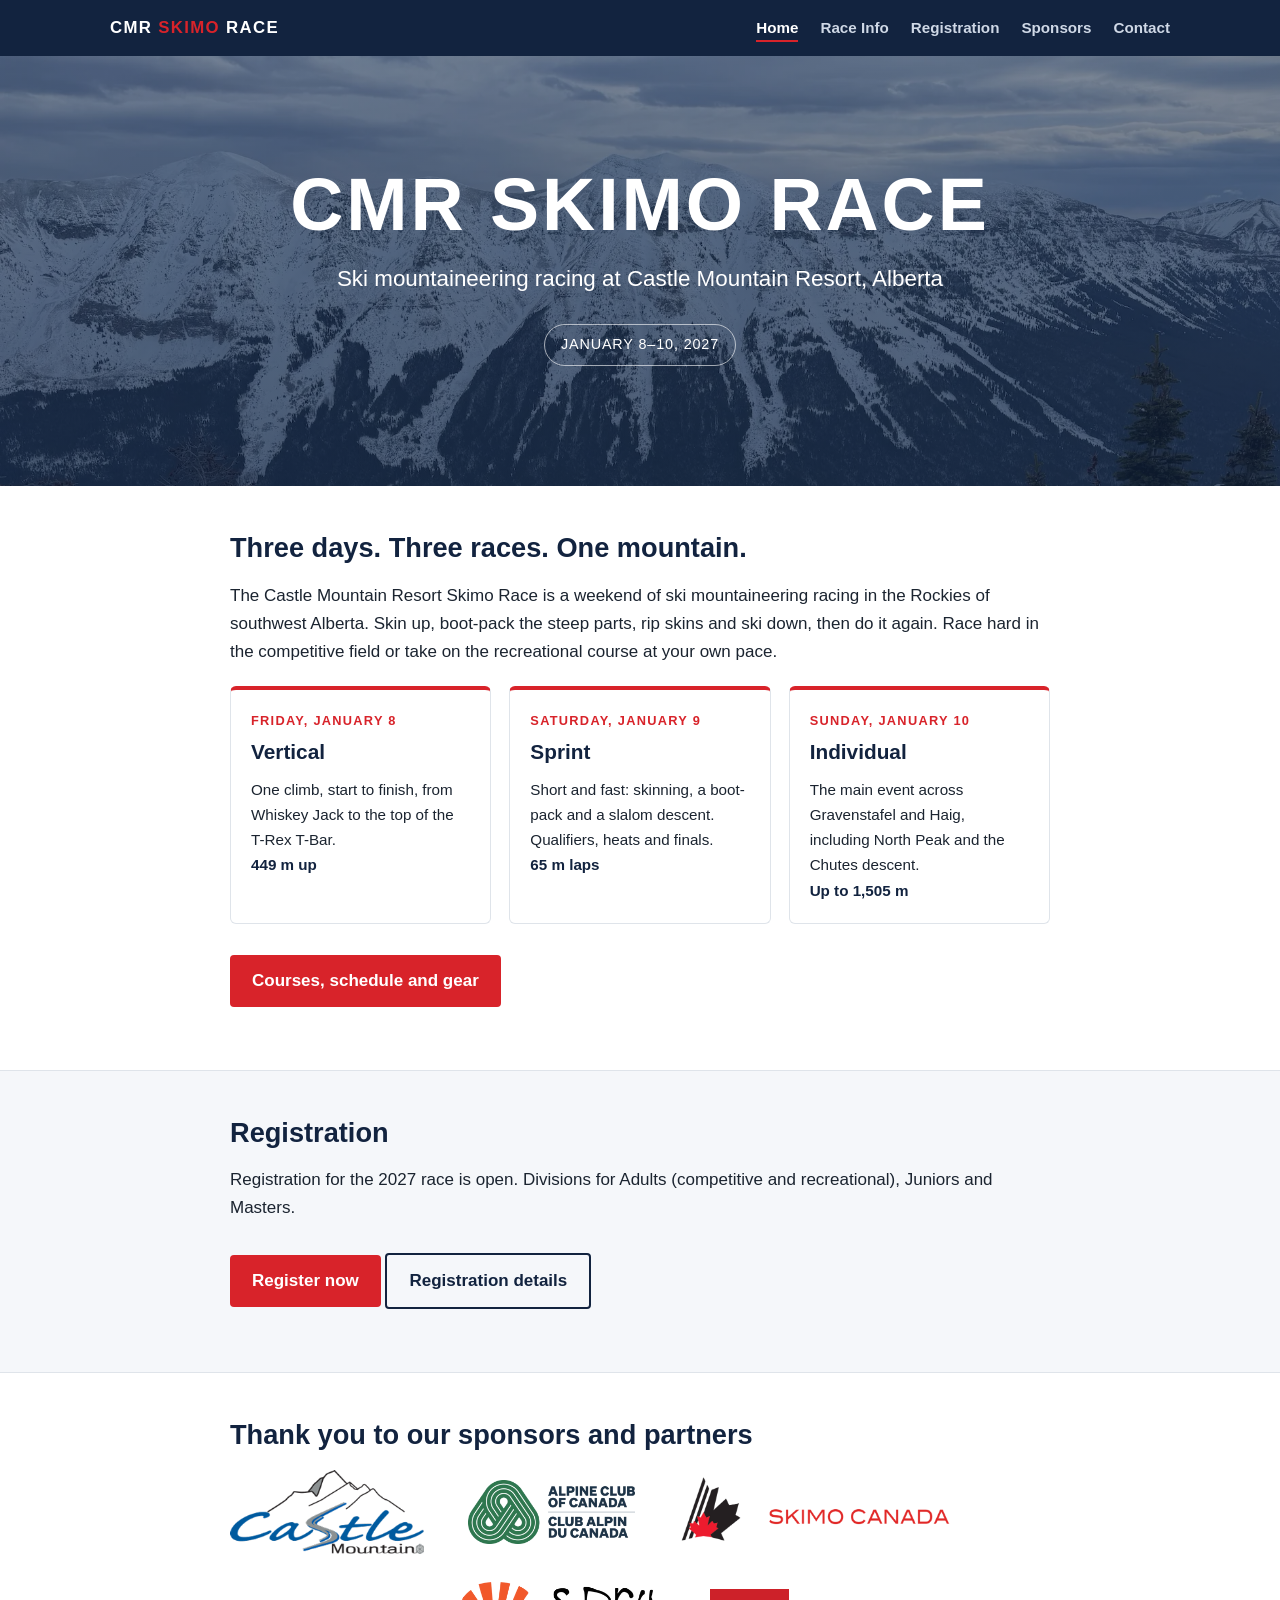
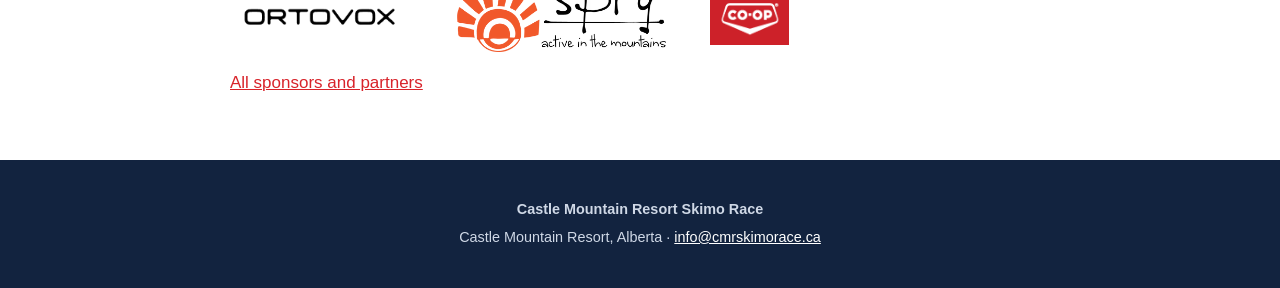
<file: index.html>
<!doctype html>
<html lang="en">
<head>
<meta charset="utf-8">
<meta name="viewport" content="width=device-width, initial-scale=1">
<title>CMR Skimo Race</title>
<meta name="description" content="Ski mountaineering racing at Castle Mountain Resort, Alberta: Vertical, Sprint and Individual races.">
<link rel="stylesheet" href="style.css?v=2026111503">
</head>
<body>
<header class="site"><div class="bar">
<a class="brand" href="index.html">CMR <span>Skimo</span> Race</a>
<nav aria-label="Main"><a href="index.html" aria-current="page">Home</a><a href="race-info.html">Race Info</a><a href="registration.html">Registration</a><a href="sponsors.html">Sponsors</a><a href="contact.html">Contact</a></nav>
</div></header>
<div class="hero">
<h1>CMR Skimo Race</h1>
<p>Ski mountaineering racing at Castle Mountain Resort, Alberta</p>
<span class="tag">January 8&ndash;10, 2027</span>
</div>
<main>
<section><div class="wrap">
<h2>Three days. Three races. One mountain.</h2>
<p>The Castle Mountain Resort Skimo Race is a weekend of ski mountaineering racing in the Rockies of southwest Alberta. Skin up, boot-pack the steep parts, rip skins and ski down, then do it again. Race hard in the competitive field or take on the recreational course at your own pace.</p>
<div class="cards">
<div class="card"><div class="day">Friday, January 8</div><h3><a class="card-link" href="race-info.html#vertical">Vertical</a></h3><p>One climb, start to finish, from Whiskey Jack to the top of the T-Rex T-Bar.</p><p class="stat">449 m up</p></div>
<div class="card"><div class="day">Saturday, January 9</div><h3><a class="card-link" href="race-info.html#sprint">Sprint</a></h3><p>Short and fast: skinning, a boot-pack and a slalom descent. Qualifiers, heats and finals.</p><p class="stat">65 m laps</p></div>
<div class="card"><div class="day">Sunday, January 10</div><h3><a class="card-link" href="race-info.html#individual">Individual</a></h3><p>The main event across Gravenstafel and Haig, including North Peak and the Chutes descent.</p><p class="stat">Up to 1,505 m</p></div>
</div>
<p><a class="btn" href="race-info.html">Courses, schedule and gear</a></p>
</div></section><section class="alt"><div class="wrap">
<h2>Registration</h2>
<p>Registration for the 2027 race is open. Divisions for Adults (competitive and recreational), Juniors and Masters.</p>
<p><a class="btn" href="https://zone4.ca/event/2027/gLMXlx">Register now</a> <a class="btn ghost" href="registration.html">Registration details</a></p>
</div></section><section><div class="wrap">
<h2>Thank you to our sponsors and partners</h2>
<div class="logos">
<a href="https://www.skicastle.ca/" target="_blank" rel="noopener" aria-label="Castle Mountain Resort website"><img src="images/castle-mountain.png" alt="Castle Mountain Resort" style="max-height:84px"></a>
<a href="https://alpineclubofcanada.ca/" target="_blank" rel="noopener" aria-label="Alpine Club of Canada website"><img src="images/alpine-club-of-canada.webp" alt="Alpine Club of Canada" style="max-height:64px"></a>
<a href="https://smcc.ski/" target="_blank" rel="noopener" aria-label="Skimo Canada website"><img src="images/skimo-canada.webp" alt="Skimo Canada"></a>
<a href="https://www.ortovox.com/" target="_blank" rel="noopener" aria-label="Ortovox website"><img src="images/ortovox.png" alt="Ortovox" style="max-height:44px"></a>
<a href="https://spryactive.ca/" target="_blank" rel="noopener" aria-label="Spry website"><img src="images/spry.png" alt="Spry"></a>
<a href="https://www.pinchercreekco-op.crs/" target="_blank" rel="noopener" aria-label="Pincher Creek Co-op website"><img src="images/coop.png" alt="Pincher Creek Co-op" style="max-height:56px"></a>
</div>
<p><a href="sponsors.html">All sponsors and partners</a></p>
</div></section>
</main>
<footer class="site"><div class="wrap">
<p><strong>Castle Mountain Resort Skimo Race</strong></p>
<p>Castle Mountain Resort, Alberta &middot; <a href="mailto:info@cmrskimorace.ca">info@cmrskimorace.ca</a></p>
</div></footer>
<!-- Cloudflare Web Analytics (cookieless) --><script type='module' src='https://static.cloudflareinsights.com/beacon.min.js' data-cf-beacon='{"token": "70d2dea534744ff7a0111b1be4850aca"}'></script><!-- End Cloudflare Web Analytics -->
</body>
</html>
</file>
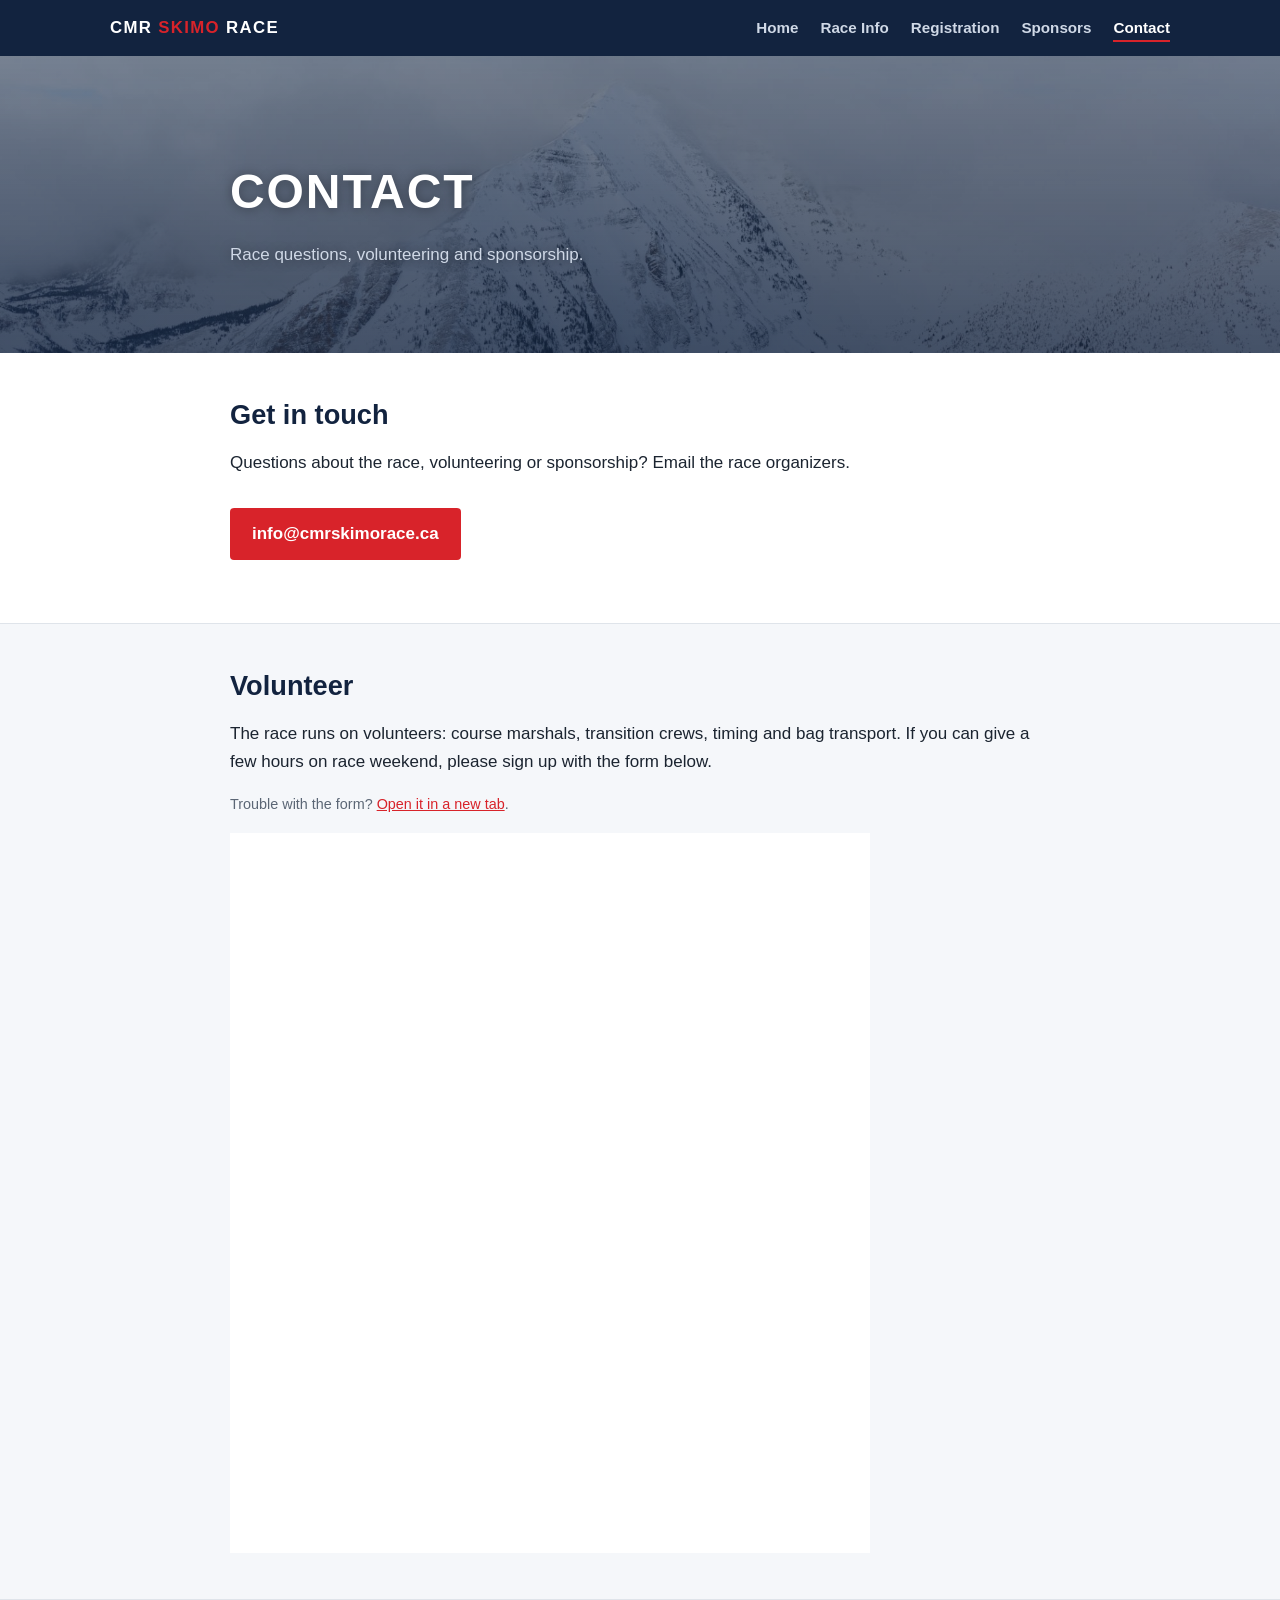
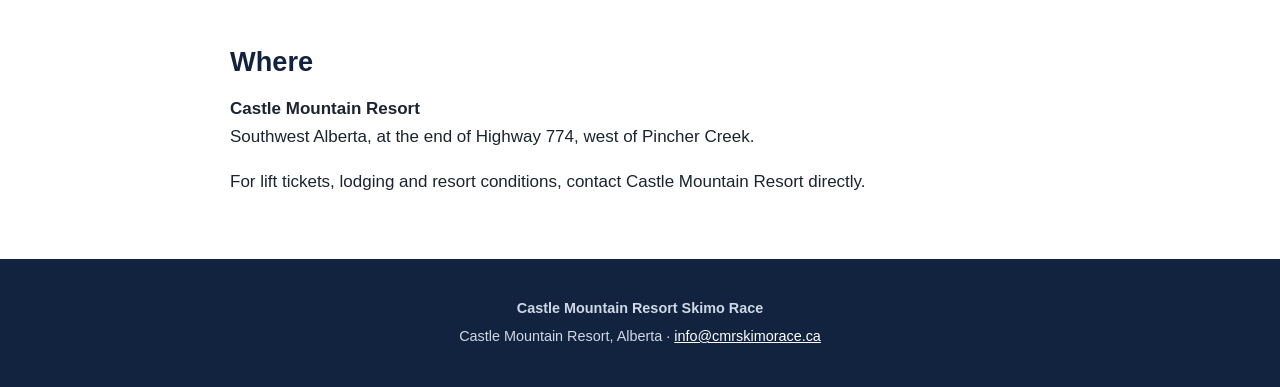
<file: contact.html>
<!doctype html>
<html lang="en">
<head>
<meta charset="utf-8">
<meta name="viewport" content="width=device-width, initial-scale=1">
<title>Contact | CMR Skimo Race</title>
<meta name="description" content="Contact the organizers of the CMR Skimo Race.">
<link rel="stylesheet" href="style.css?v=2026111503">
</head>
<body>
<header class="site"><div class="bar">
<a class="brand" href="index.html">CMR <span>Skimo</span> Race</a>
<nav aria-label="Main"><a href="index.html">Home</a><a href="race-info.html">Race Info</a><a href="registration.html">Registration</a><a href="sponsors.html">Sponsors</a><a href="contact.html" aria-current="page">Contact</a></nav>
</div></header>
<div class="pagehead" style="--ph:url(images/castle-peak.jpg);--php:center 42%"><div class="wrap"><h1>Contact</h1><p>Race questions, volunteering and sponsorship.</p></div></div>
<main>
<section><div class="wrap">
<h2>Get in touch</h2>
<p>Questions about the race, volunteering or sponsorship? Email the race organizers.</p>
<p><a class="btn" href="mailto:info@cmrskimorace.ca">info@cmrskimorace.ca</a></p>
</div></section><section class="alt"><div class="wrap">
<h2>Volunteer</h2>
<p>The race runs on volunteers: course marshals, transition crews, timing and bag transport. If you can give a few hours on race weekend, please sign up with the form below.</p>
<p class="form-link">Trouble with the form? <a href="https://docs.google.com/forms/d/e/1FAIpQLSd79d054BCmugXerxW33isgXbJqEKzaQJA7jv13F33mygPgjw/viewform" target="_blank" rel="noopener">Open it in a new tab</a>.</p>
<iframe class="volunteer-form" src="https://docs.google.com/forms/d/e/1FAIpQLSd79d054BCmugXerxW33isgXbJqEKzaQJA7jv13F33mygPgjw/viewform?embedded=true" title="Volunteer sign-up form" height="3837" loading="lazy">Loading…</iframe>
</div></section><section><div class="wrap">
<h2>Where</h2>
<p><strong>Castle Mountain Resort</strong><br>Southwest Alberta, at the end of Highway 774, west of Pincher Creek.</p>
<p>For lift tickets, lodging and resort conditions, contact Castle Mountain Resort directly.</p>
</div></section>
</main>
<footer class="site"><div class="wrap">
<p><strong>Castle Mountain Resort Skimo Race</strong></p>
<p>Castle Mountain Resort, Alberta &middot; <a href="mailto:info@cmrskimorace.ca">info@cmrskimorace.ca</a></p>
</div></footer>
<!-- Cloudflare Web Analytics (cookieless) --><script type='module' src='https://static.cloudflareinsights.com/beacon.min.js' data-cf-beacon='{"token": "70d2dea534744ff7a0111b1be4850aca"}'></script><!-- End Cloudflare Web Analytics -->
</body>
</html>
</file>
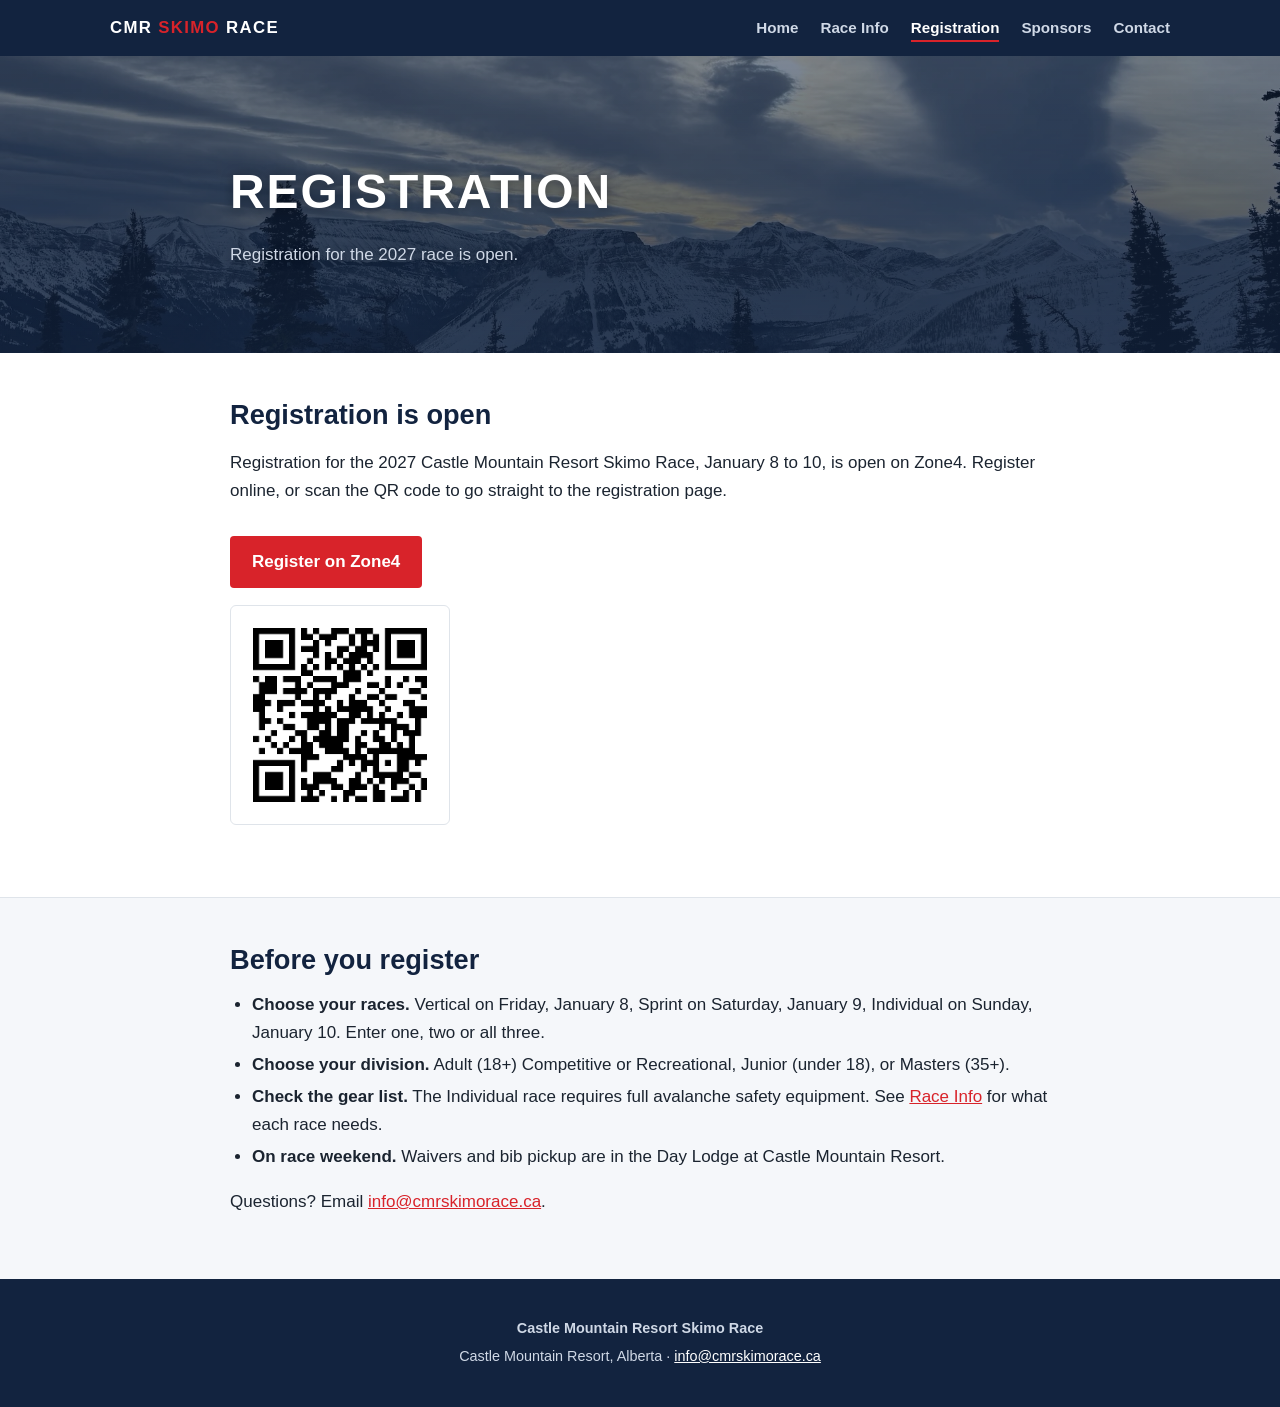
<file: registration.html>
<!doctype html>
<html lang="en">
<head>
<meta charset="utf-8">
<meta name="viewport" content="width=device-width, initial-scale=1">
<title>Registration | CMR Skimo Race</title>
<meta name="description" content="Registration is open for the 2027 CMR Skimo Race, January 8 to 10 at Castle Mountain Resort.">
<link rel="stylesheet" href="style.css?v=2026111503">
</head>
<body>
<header class="site"><div class="bar">
<a class="brand" href="index.html">CMR <span>Skimo</span> Race</a>
<nav aria-label="Main"><a href="index.html">Home</a><a href="race-info.html">Race Info</a><a href="registration.html" aria-current="page">Registration</a><a href="sponsors.html">Sponsors</a><a href="contact.html">Contact</a></nav>
</div></header>
<div class="pagehead" style="--ph:url(images/castle-clouds.webp);--php:center 58%"><div class="wrap"><h1>Registration</h1><p>Registration for the 2027 race is open.</p></div></div>
<main>
<section><div class="wrap">
<h2>Registration is open</h2>
<p>Registration for the 2027 Castle Mountain Resort Skimo Race, January 8 to 10, is open on Zone4. Register online, or scan the QR code to go straight to the registration page.</p>
<p><a class="btn" href="https://zone4.ca/event/2027/gLMXlx">Register on Zone4</a></p>
<p><img class="qr" src="images/registration-qr.png" alt="Registration QR code"></p>
</div></section><section class="alt"><div class="wrap">
<h2>Before you register</h2><ul><li><strong>Choose your races.</strong> Vertical on Friday, January 8, Sprint on Saturday, January 9, Individual on Sunday, January 10. Enter one, two or all three.</li><li><strong>Choose your division.</strong> Adult (18+) Competitive or Recreational, Junior (under 18), or Masters (35+).</li><li><strong>Check the gear list.</strong> The Individual race requires full avalanche safety equipment. See <a href="race-info.html">Race Info</a> for what each race needs.</li><li><strong>On race weekend.</strong> Waivers and bib pickup are in the Day Lodge at Castle Mountain Resort.</li></ul><p>Questions? Email <a href="mailto:info@cmrskimorace.ca">info@cmrskimorace.ca</a>.</p>
</div></section>
</main>
<footer class="site"><div class="wrap">
<p><strong>Castle Mountain Resort Skimo Race</strong></p>
<p>Castle Mountain Resort, Alberta &middot; <a href="mailto:info@cmrskimorace.ca">info@cmrskimorace.ca</a></p>
</div></footer>
<!-- Cloudflare Web Analytics (cookieless) --><script type='module' src='https://static.cloudflareinsights.com/beacon.min.js' data-cf-beacon='{"token": "70d2dea534744ff7a0111b1be4850aca"}'></script><!-- End Cloudflare Web Analytics -->
</body>
</html>
</file>
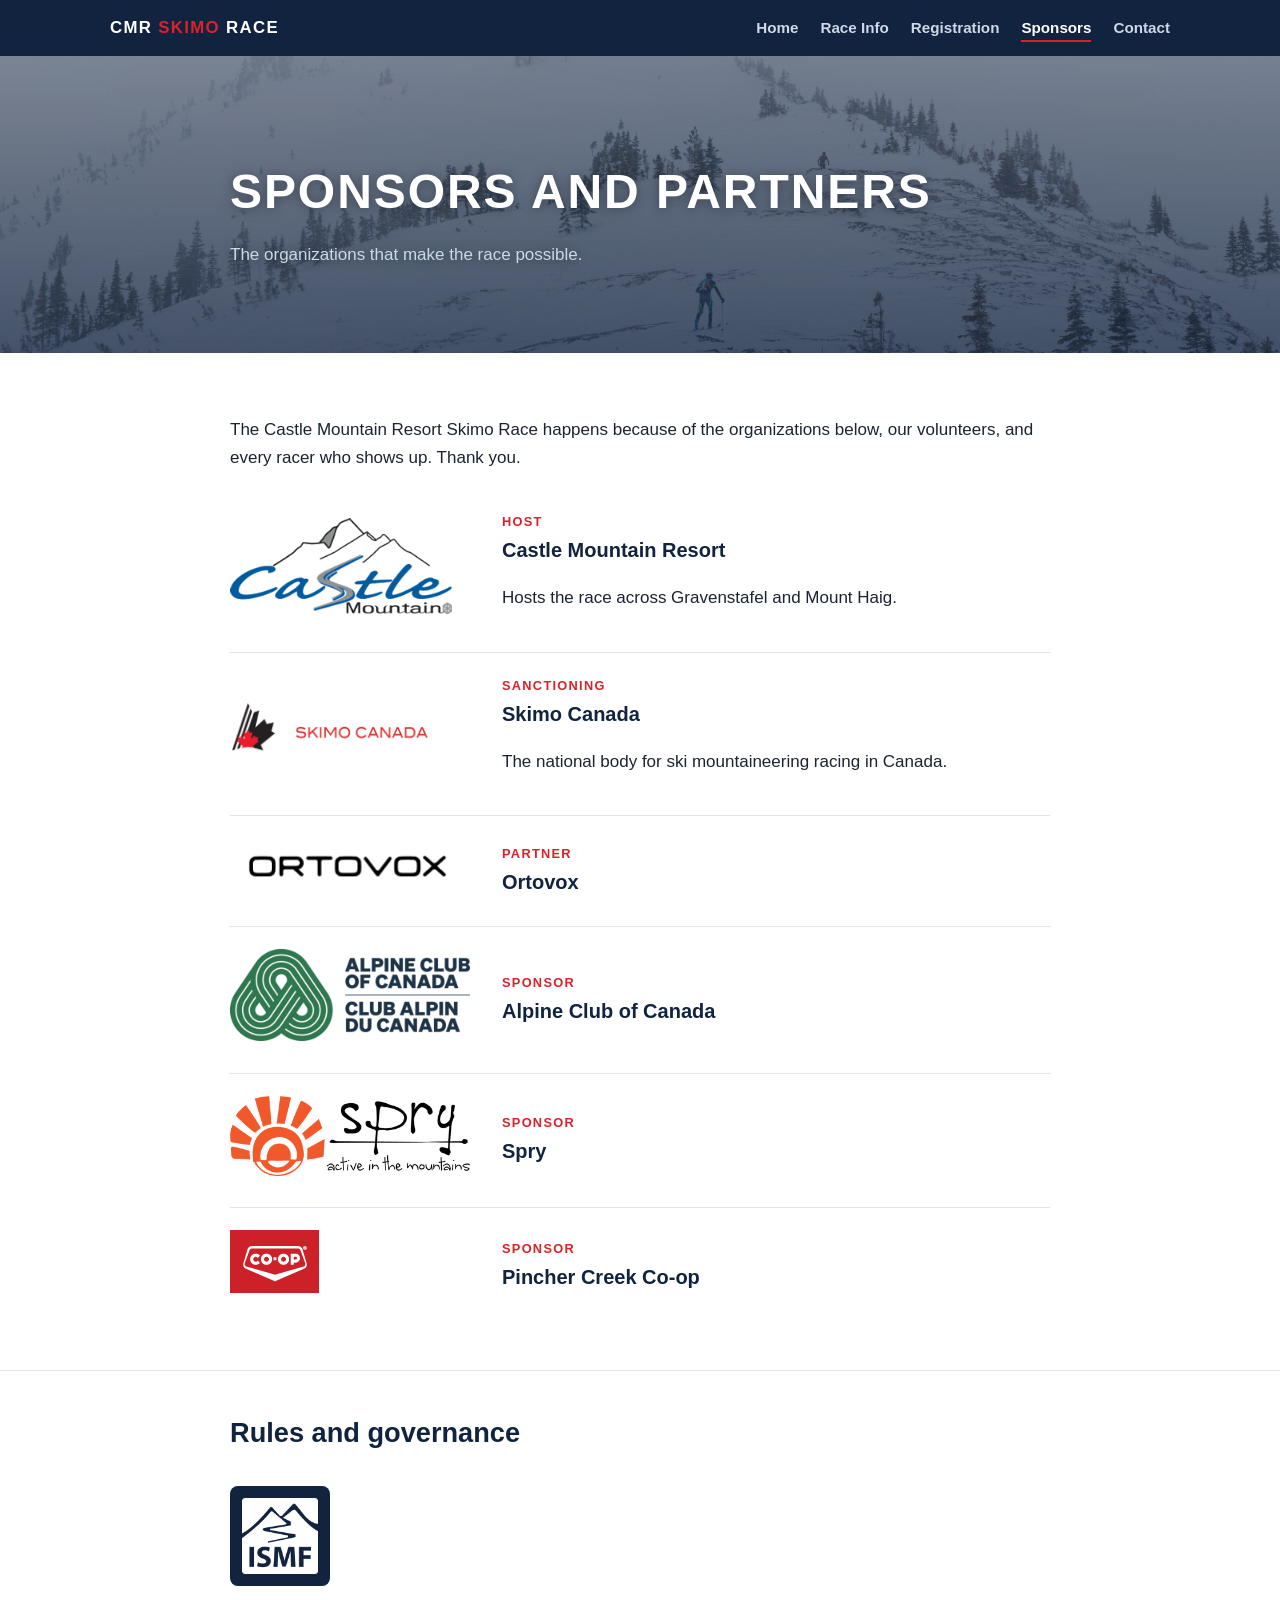
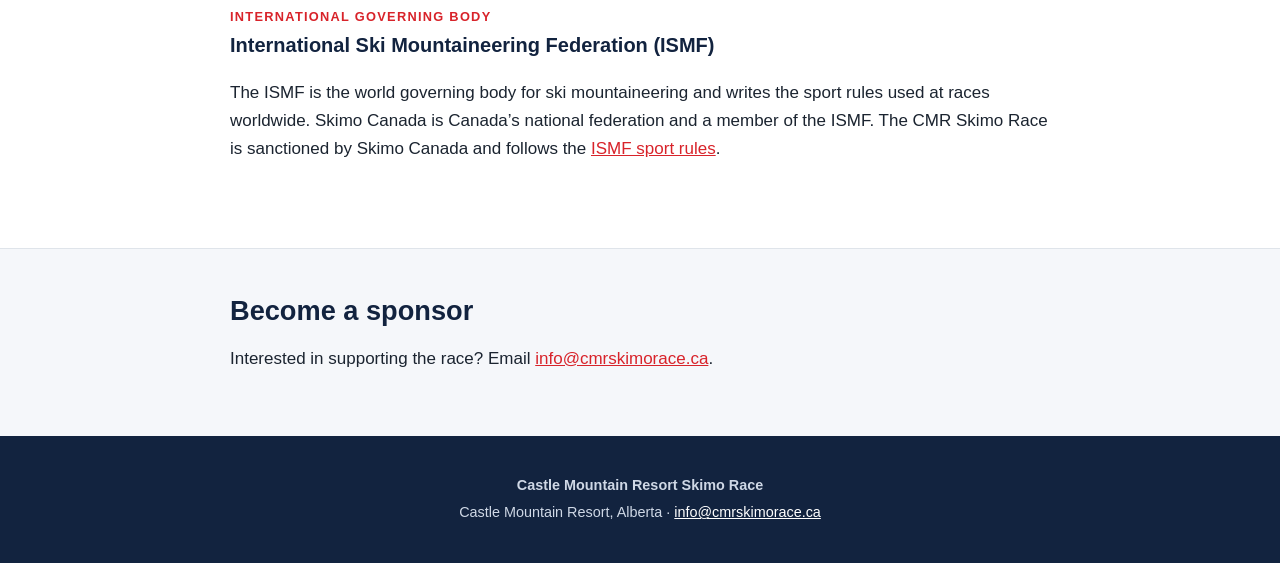
<file: sponsors.html>
<!doctype html>
<html lang="en">
<head>
<meta charset="utf-8">
<meta name="viewport" content="width=device-width, initial-scale=1">
<title>Sponsors | CMR Skimo Race</title>
<meta name="description" content="Sponsors and partners of the CMR Skimo Race.">
<link rel="stylesheet" href="style.css?v=2026111503">
</head>
<body>
<header class="site"><div class="bar">
<a class="brand" href="index.html">CMR <span>Skimo</span> Race</a>
<nav aria-label="Main"><a href="index.html">Home</a><a href="race-info.html">Race Info</a><a href="registration.html">Registration</a><a href="sponsors.html" aria-current="page">Sponsors</a><a href="contact.html">Contact</a></nav>
</div></header>
<div class="pagehead" style="--ph:url(images/skier-ascent.jpg);--php:center 66%"><div class="wrap"><h1>Sponsors and Partners</h1><p>The organizations that make the race possible.</p></div></div>
<main>
<section><div class="wrap">
<p>The Castle Mountain Resort Skimo Race happens because of the organizations below, our volunteers, and every racer who shows up. Thank you.</p><div class="sponsor"><div class="logo"><a href="https://www.skicastle.ca/" target="_blank" rel="noopener" aria-label="Castle Mountain Resort website"><img src="images/castle-mountain.png" alt="Castle Mountain Resort"></a></div><div><div class="role">Host</div><h3><a href="https://www.skicastle.ca/" target="_blank" rel="noopener">Castle Mountain Resort</a></h3><p>Hosts the race across Gravenstafel and Mount Haig.</p></div></div><div class="sponsor"><div class="logo"><a href="https://smcc.ski/" target="_blank" rel="noopener" aria-label="Skimo Canada website"><img src="images/skimo-canada.webp" alt="Skimo Canada"></a></div><div><div class="role">Sanctioning</div><h3><a href="https://smcc.ski/" target="_blank" rel="noopener">Skimo Canada</a></h3><p>The national body for ski mountaineering racing in Canada.</p></div></div><div class="sponsor"><div class="logo"><a href="https://www.ortovox.com/" target="_blank" rel="noopener" aria-label="Ortovox website"><img src="images/ortovox.png" alt="Ortovox"></a></div><div><div class="role">Partner</div><h3><a href="https://www.ortovox.com/" target="_blank" rel="noopener">Ortovox</a></h3></div></div><div class="sponsor"><div class="logo"><a href="https://alpineclubofcanada.ca/" target="_blank" rel="noopener" aria-label="Alpine Club of Canada website"><img src="images/alpine-club-of-canada.webp" alt="Alpine Club of Canada"></a></div><div><div class="role">Sponsor</div><h3><a href="https://alpineclubofcanada.ca/" target="_blank" rel="noopener">Alpine Club of Canada</a></h3></div></div><div class="sponsor"><div class="logo"><a href="https://spryactive.ca/" target="_blank" rel="noopener" aria-label="Spry website"><img src="images/spry.png" alt="Spry"></a></div><div><div class="role">Sponsor</div><h3><a href="https://spryactive.ca/" target="_blank" rel="noopener">Spry</a></h3></div></div><div class="sponsor"><div class="logo"><a href="https://www.pinchercreekco-op.crs/" target="_blank" rel="noopener" aria-label="Pincher Creek Co-op website"><img src="images/coop.png" alt="Pincher Creek Co-op"></a></div><div><div class="role">Sponsor</div><h3><a href="https://www.pinchercreekco-op.crs/" target="_blank" rel="noopener">Pincher Creek Co-op</a></h3></div></div>
</div></section><section><div class="wrap">
<h2>Rules and governance</h2>
<div class="sponsor"><div class="logo"><a href="https://ismf-ski.com/" target="_blank" rel="noopener" aria-label="International Ski Mountaineering Federation (ISMF) website"><span class="logo-tile"><img src="images/ismf.png" alt="International Ski Mountaineering Federation (ISMF)"></span></a></div><div><div class="role">International governing body</div><h3><a href="https://ismf-ski.com/" target="_blank" rel="noopener">International Ski Mountaineering Federation (ISMF)</a></h3><p>The ISMF is the world governing body for ski mountaineering and writes the sport rules used at races worldwide. Skimo Canada is Canada&rsquo;s national federation and a member of the ISMF. The CMR Skimo Race is sanctioned by Skimo Canada and follows the <a href="https://ismf-ski.com/ismf-2025/sport-governance/sport-rules/" target="_blank" rel="noopener">ISMF sport rules</a>.</p></div></div>
</div></section><section class="alt"><div class="wrap">
<h2>Become a sponsor</h2>
<p>Interested in supporting the race? Email <a href="mailto:info@cmrskimorace.ca">info@cmrskimorace.ca</a>.</p>
</div></section>
</main>
<footer class="site"><div class="wrap">
<p><strong>Castle Mountain Resort Skimo Race</strong></p>
<p>Castle Mountain Resort, Alberta &middot; <a href="mailto:info@cmrskimorace.ca">info@cmrskimorace.ca</a></p>
</div></footer>
<!-- Cloudflare Web Analytics (cookieless) --><script type='module' src='https://static.cloudflareinsights.com/beacon.min.js' data-cf-beacon='{"token": "70d2dea534744ff7a0111b1be4850aca"}'></script><!-- End Cloudflare Web Analytics -->
</body>
</html>
</file>
<file: style.css>
:root{--navy:#12233f;--ink:#1b2430;--muted:#5b6675;--snow:#f5f7fa;--line:#dfe4ea;--red:#d8232a;--white:#fff}
*{box-sizing:border-box}
html{scroll-behavior:smooth}
body{margin:0;font-family:"Avenir Next","Segoe UI",Helvetica,Arial,sans-serif;color:var(--ink);background:var(--white);line-height:1.65;font-size:17px}
img{max-width:100%;height:auto}
a{color:var(--red)}
a:hover{color:var(--navy)}
.wrap{max-width:860px;margin:0 auto;padding:0 20px}
header.site{background:var(--navy);position:sticky;top:0;z-index:10}
header.site .bar{max-width:1100px;margin:0 auto;padding:14px 20px;display:flex;flex-wrap:wrap;align-items:center;justify-content:space-between;gap:8px 24px}
.brand{color:var(--white);font-weight:800;letter-spacing:.08em;text-transform:uppercase;text-decoration:none;font-size:1.05rem}
.brand span{color:var(--red)}
nav a{color:#cfd8e6;text-decoration:none;margin-left:22px;font-size:.95rem;font-weight:600;padding:4px 0;border-bottom:2px solid transparent}
nav a:first-child{margin-left:0}
nav a:hover,nav a[aria-current=page]{color:var(--white);border-bottom-color:var(--red)}
.hero{background:linear-gradient(rgba(18,35,63,.55),rgba(18,35,63,.7)),url(images/barnaby-ridge-wide.webp) center 8%/cover no-repeat;color:var(--white);text-align:center;padding:110px 20px 120px}
.hero h1{font-size:clamp(2.4rem,7vw,4.6rem);margin:0;letter-spacing:.04em;text-transform:uppercase;line-height:1.05}
.hero p{font-size:clamp(1.05rem,2.4vw,1.4rem);margin:18px 0 0}
.hero .tag{display:inline-block;margin-top:26px;padding:8px 16px;border:1px solid rgba(255,255,255,.6);border-radius:999px;font-size:.9rem;letter-spacing:.06em;text-transform:uppercase}
.pagehead{background:linear-gradient(rgba(18,35,63,.55),rgba(18,35,63,.78)),var(--ph,url(images/barnaby-ridge.jpg)) var(--php,center 45%)/cover no-repeat var(--navy);color:var(--white);padding:96px 0 84px}
.pagehead h1{margin:0;font-size:clamp(2rem,5vw,3rem);text-transform:uppercase;letter-spacing:.04em}
.pagehead p{margin:10px 0 0;color:#cfd8e6;max-width:640px}
main section{padding:46px 0;border-bottom:1px solid var(--line)}
main section:last-child{border-bottom:0}
main section.alt{background:var(--snow)}
h2{font-size:1.7rem;margin:0 0 14px;color:var(--navy);line-height:1.2}
h3{font-size:1.05rem;margin:26px 0 8px;text-transform:uppercase;letter-spacing:.07em;color:var(--muted)}
ul,ol{padding-left:22px;margin:8px 0}
li{margin:4px 0}
.note{background:#fff7e0;border-left:4px solid #e0a800;padding:12px 16px;margin:0 0 8px;font-size:.95rem}
.cards{display:grid;grid-template-columns:repeat(auto-fit,minmax(230px,1fr));gap:18px;margin-top:20px}
.card{background:var(--white);border:1px solid var(--line);border-top:4px solid var(--red);border-radius:6px;padding:20px}
.card .day{font-size:.8rem;font-weight:700;letter-spacing:.1em;text-transform:uppercase;color:var(--red)}
.card h3{margin:4px 0 8px;font-size:1.3rem;text-transform:none;letter-spacing:0;color:var(--navy)}
.card p{margin:0;font-size:.95rem}
.stat{font-size:1.5rem;font-weight:800;color:var(--navy)}
.btn{display:inline-block;background:var(--red);color:var(--white);text-decoration:none;font-weight:700;padding:12px 22px;border-radius:4px;margin-top:14px}
.btn:hover{background:var(--navy);color:var(--white)}
.btn.ghost{background:transparent;color:var(--navy);border:2px solid var(--navy)}
.btn.ghost:hover{background:var(--navy);color:var(--white)}
.cols{display:grid;grid-template-columns:repeat(auto-fit,minmax(260px,1fr));gap:8px 40px}
.logos{display:flex;flex-wrap:wrap;align-items:center;gap:28px 44px;margin-top:18px}
.logos img{max-height:70px;width:auto}
.sponsor{display:flex;flex-wrap:wrap;align-items:center;gap:20px 32px;padding:22px 0;border-bottom:1px solid var(--line)}
.sponsor:last-child{border-bottom:0}
.sponsor .logo{flex:0 0 240px;display:flex;align-items:center}
.sponsor .logo img{max-height:96px;max-width:240px;width:auto}
.sponsor .role{font-size:.8rem;font-weight:700;letter-spacing:.1em;text-transform:uppercase;color:var(--red)}
.sponsor h3{margin:2px 0 0;font-size:1.25rem;text-transform:none;letter-spacing:0;color:var(--navy)}
figure{margin:22px 0}
figure img{border:1px solid var(--line);border-radius:4px;display:block}
figcaption{font-size:.9rem;color:var(--muted);margin-top:6px}
.qr{width:220px;border:1px solid var(--line);padding:10px;background:var(--white);border-radius:6px}
footer.site{background:var(--navy);color:#cfd8e6;padding:34px 0;font-size:.9rem;text-align:center}
footer.site a{color:var(--white)}
footer.site p{margin:4px 0}
@media (max-width:640px){body{font-size:16px}nav a{margin-left:0;margin-right:16px}.hero{padding:70px 20px 80px}.sponsor .logo{flex-basis:100%}}
h2[id]{scroll-margin-top:76px}
.wrap.wide{max-width:1160px}
.race-split{display:grid;grid-template-columns:minmax(0,1fr) minmax(0,1.15fr);gap:28px 48px;align-items:start}
.race-split .race-text>p:first-child{margin-top:0}
.race-split h3:first-of-type{margin-top:18px}
.race-media figure{margin:18px 0 0}
.race-map{height:440px;border:1px solid var(--line);border-radius:6px;background:#e9edf2;z-index:0}
.race-map-error{display:flex;align-items:center;justify-content:center;color:var(--muted)}
.map-legend{display:flex;flex-wrap:wrap;gap:6px 18px;font-size:.85rem;color:var(--muted);margin:10px 0 0;padding:0;list-style:none}
.map-legend li{display:flex;align-items:center;gap:6px;margin:0}
.map-legend i{display:inline-block;width:22px;height:0;border-top:4px solid}
.map-legend .route{border-color:#d8232a}
.map-legend .easy{border-color:#2e9e44;border-top-width:3px}
.map-legend .int{border-color:#1f6fd1;border-top-width:3px}
.map-legend .adv{border-color:#111;border-top-width:3px}
.map-legend .lift{border-color:#7a2a2a;border-top:2px dashed #7a2a2a}
.map-label span{display:inline-block;transform:translate(10px,-50%);background:#fff;color:var(--navy);font-weight:700;font-size:12px;padding:2px 7px;border-radius:3px;box-shadow:0 1px 3px rgba(0,0,0,.3);white-space:nowrap}
.leaflet-container{font:inherit;font-size:13px}
@media (max-width:900px){.race-split{grid-template-columns:1fr}.race-map{height:360px}}
.disclaimer{background:#fdf0f0;border-left:4px solid var(--red);padding:14px 18px;margin:12px 0 8px;font-size:.95rem}
.disclaimer p{margin:0 0 6px}
.disclaimer p:last-child{margin-bottom:0}
.disclaimer-short{font-size:.88rem;color:var(--muted);margin:10px 0 0;padding-left:12px;border-left:3px solid var(--red)}
#course-disclaimer{scroll-margin-top:90px}
nav a{white-space:nowrap}
@media (max-width:640px){header.site .bar{row-gap:6px}nav{display:flex;width:100%;justify-content:space-between;gap:8px;overflow-x:auto;scrollbar-width:none}nav::-webkit-scrollbar{display:none}nav a{margin:0;font-size:.85rem}}
@media (max-width:360px){nav{gap:6px}nav a{font-size:.78rem}}
.btn-updated{font-size:.85rem;color:var(--muted);margin:-9px 0 0}
.form-link{font-size:.9rem;color:var(--muted)}
.volunteer-form{display:block;width:100%;max-width:640px;border:0;margin:16px 0 0;background:var(--white)}
.map-legend .rec{border-color:#f28c00}
@media (min-width:901px){.race-media{position:sticky;top:84px}}
.map-label-left span{transform:translate(calc(-100% - 10px),-50%)}
/* Google Forms cannot report their height, so cap the box at about one screen and let the form scroll inside it */
.volunteer-form{height:80vh;min-height:560px;max-height:1000px}
.logo-tile{display:inline-flex;align-items:center;justify-content:center;background:var(--navy);border-radius:8px;padding:12px}
.sponsor .logo .logo-tile img{max-height:76px;width:auto}
.sponsor h3 a{color:inherit;text-decoration:none}
.sponsor h3 a:hover{color:var(--red);text-decoration:underline}
.logos a{display:inline-flex;align-items:center}
.logos a:hover img,.sponsor .logo a:hover img{opacity:.8}
.pagehead h1,.pagehead p{text-shadow:0 1px 12px rgba(0,0,0,.35)}
@media (max-width:640px){.pagehead{padding:64px 0 56px}}
h4{font-size:1rem;margin:22px 0 6px;color:var(--navy)}
h3[id]{scroll-margin-top:90px}
.card{position:relative;transition:box-shadow .15s,transform .15s}
.card-link{color:inherit;text-decoration:none}
.card-link::after{content:"";position:absolute;inset:0;border-radius:6px}
.card:hover{box-shadow:0 6px 18px rgba(18,35,63,.12);transform:translateY(-2px)}
.card:hover .card-link{color:var(--red)}
.card-link:focus-visible{outline:none}
.card:focus-within{outline:3px solid var(--red);outline-offset:2px}
.accordion{border-top:1px solid var(--line);margin-top:8px}
.accordion details{border-bottom:1px solid var(--line)}
.accordion summary{cursor:pointer;list-style:none;display:flex;justify-content:space-between;align-items:center;gap:12px;padding:14px 4px;font-weight:700;color:var(--navy);font-size:1.05rem}
.accordion summary::-webkit-details-marker{display:none}
.accordion summary::after{content:"+";font-size:1.4rem;line-height:1;color:var(--red);flex:none}
.accordion details[open]>summary::after{content:"\2212"}
.accordion summary:hover{color:var(--red)}
.accordion .details-body{padding:0 4px 16px}
.accordion .details-body>*:first-child{margin-top:0}
.accordion details{scroll-margin-top:84px}
.link-btn{background:none;border:0;padding:0;color:var(--red);font:inherit;font-weight:600;text-decoration:underline;cursor:pointer}
.link-btn:hover{color:var(--navy)}
</file>
